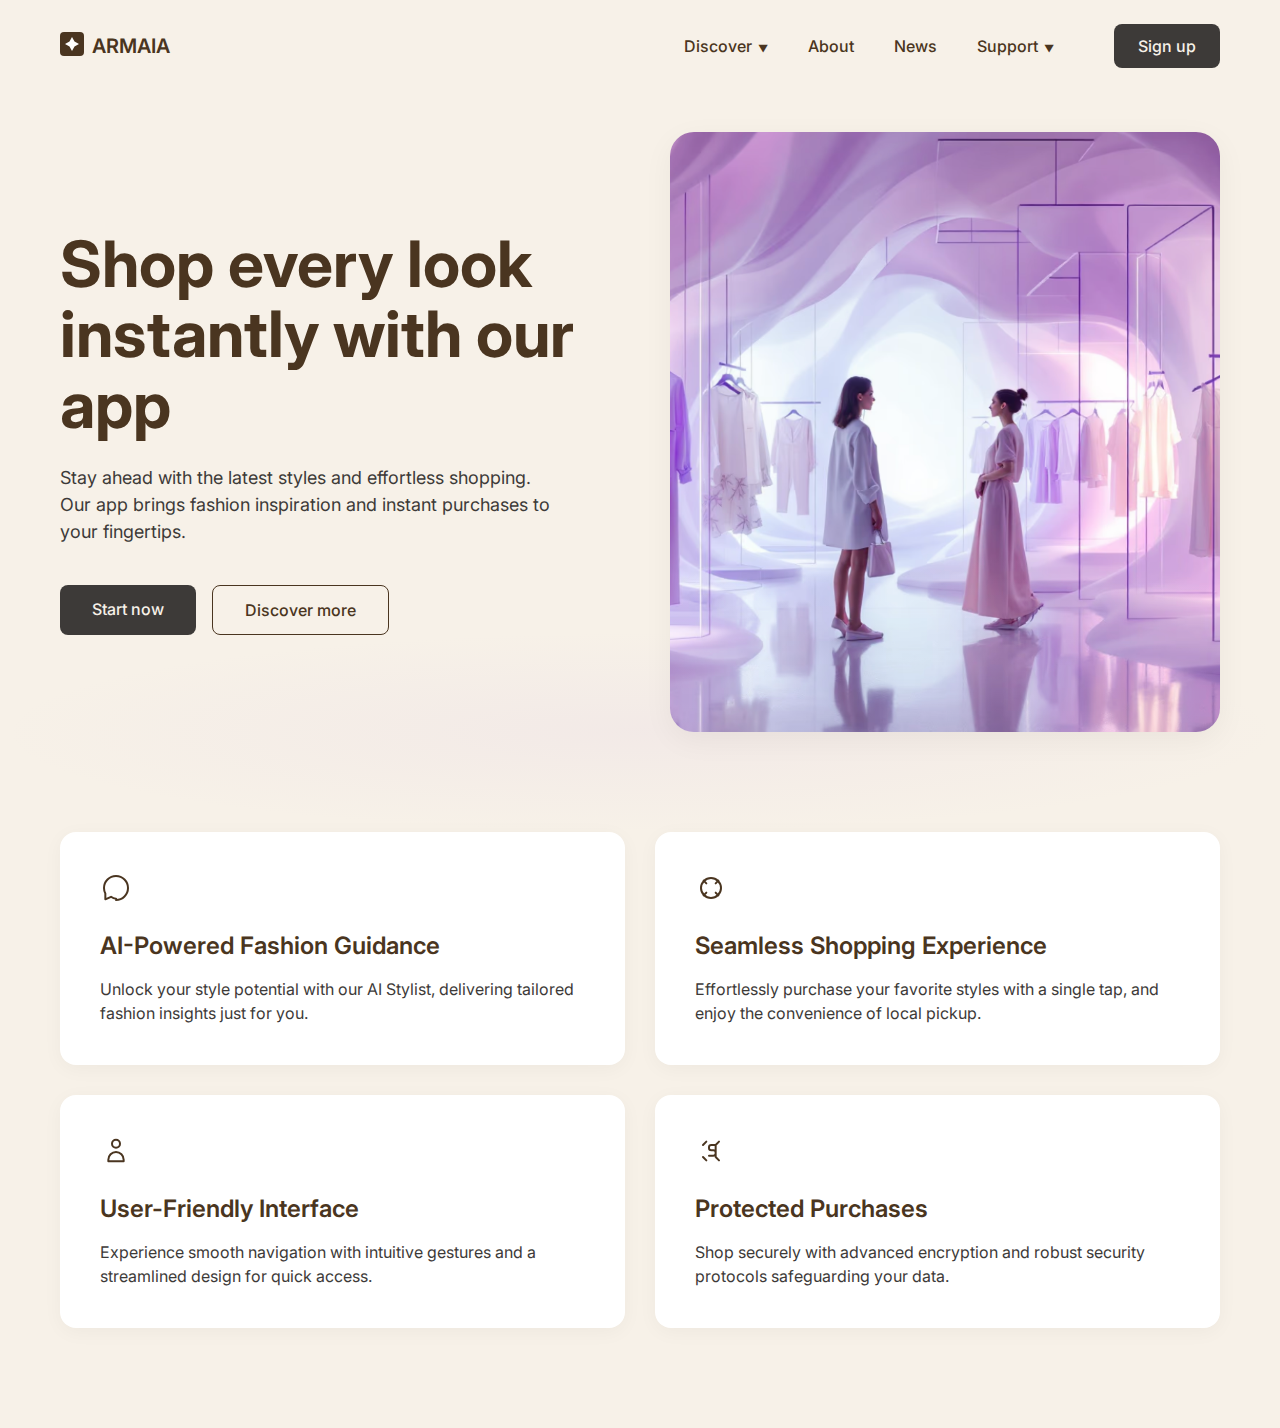
<file: index.html>
<!DOCTYPE html>
<html lang="en">
<head>
    <meta charset="UTF-8">
    <meta name="viewport" content="width=device-width, initial-scale=1.0">
    <title>ARMAIA - Shop every look instantly with our app</title>
    <link rel="icon" href="images/favicon.svg" type="image/svg+xml">
    <link rel="stylesheet" href="styles.css">
    <link rel="preconnect" href="https://fonts.googleapis.com">
    <link rel="preconnect" href="https://fonts.gstatic.com" crossorigin>
    <link href="https://fonts.googleapis.com/css2?family=Inter:wght@400;500;600;700&display=swap" rel="stylesheet">
</head>
<body>
    <header>
        <div class="logo-container">
            <div class="logo-icon">
                <svg width="24" height="24" viewBox="0 0 24 24" fill="none" xmlns="http://www.w3.org/2000/svg">
                    <rect width="24" height="24" rx="4" fill="#4A3520"/>
                    <path d="M12 5L14.5 9.5L19 12L14.5 14.5L12 19L9.5 14.5L5 12L9.5 9.5L12 5Z" fill="white"/>
                </svg>
            </div>
            <div class="logo-text">ARMAIA</div>
        </div>
        <nav>
            <ul>
                <li class="dropdown">
                    <a href="#" class="dropdown-toggle">Discover <span class="dropdown-arrow">▼</span></a>
                    <div class="dropdown-menu">
                        <a href="for-you.html" class="dropdown-item">For You</a>
                        <a href="ai-stylist.html" class="dropdown-item">AI Stylist</a>
                    </div>
                </li>
                <li><a href="#">About</a></li>
                <li><a href="#">News</a></li>
                <li class="dropdown">
                    <a href="#" class="dropdown-toggle">Support <span class="dropdown-arrow">▼</span></a>
                </li>
            </ul>
        </nav>
        <div class="signup-container">
            <a href="#" class="signup-button">Sign up</a>
        </div>
    </header>

    <main>
        <section class="hero">
            <div class="hero-text">
                <h1>Shop every look instantly with our app</h1>
                <p>Stay ahead with the latest styles and effortless shopping. Our app brings fashion inspiration and instant purchases to your fingertips.</p>
                <div class="hero-buttons">
                    <a href="for-you.html" class="btn btn-primary">Start now</a>
                    <a href="#features" class="btn btn-secondary">Discover more</a>
                </div>
            </div>
            <div class="hero-image">
                <!-- Hero image will be added via CSS background -->
            </div>
        </section>

        <section class="features" id="features">
            <div class="features-grid">
                <div class="feature-card">
                    <div class="feature-icon">
                        <svg width="24" height="24" viewBox="0 0 24 24" fill="none" xmlns="http://www.w3.org/2000/svg">
                            <path d="M12 21C16.9706 21 21 16.9706 21 12C21 7.02944 16.9706 3 12 3C7.02944 3 3 7.02944 3 12C3 13.4876 3.36 14.891 4 16.1272V20.5L8.26 18.62C9.4 19.5 10.646 20 12 20" stroke="#4A3520" stroke-width="1.5" stroke-linecap="round" stroke-linejoin="round"/>
                        </svg>
                    </div>
                    <h2>AI-Powered Fashion Guidance</h2>
                    <p>Unlock your style potential with our AI Stylist, delivering tailored fashion insights just for you.</p>
                </div>
                <div class="feature-card">
                    <div class="feature-icon">
                        <svg width="24" height="24" viewBox="0 0 24 24" fill="none" xmlns="http://www.w3.org/2000/svg">
                            <path d="M19.5 12C19.5 16.1421 16.1421 19.5 12 19.5C7.85786 19.5 4.5 16.1421 4.5 12C4.5 7.85786 7.85786 4.5 12 4.5C16.1421 4.5 19.5 7.85786 19.5 12Z" stroke="#4A3520" stroke-width="1.5" stroke-linecap="round" stroke-linejoin="round"/>
                            <path d="M8.5 15.5L6.5 17.5" stroke="#4A3520" stroke-width="1.5" stroke-linecap="round" stroke-linejoin="round"/>
                            <path d="M15.5 15.5L17.5 17.5" stroke="#4A3520" stroke-width="1.5" stroke-linecap="round" stroke-linejoin="round"/>
                            <path d="M8.5 8.5L6.5 6.5" stroke="#4A3520" stroke-width="1.5" stroke-linecap="round" stroke-linejoin="round"/>
                            <path d="M15.5 8.5L17.5 6.5" stroke="#4A3520" stroke-width="1.5" stroke-linecap="round" stroke-linejoin="round"/>
                        </svg>
                    </div>
                    <h2>Seamless Shopping Experience</h2>
                    <p>Effortlessly purchase your favorite styles with a single tap, and enjoy the convenience of local pickup.</p>
                </div>
                <div class="feature-card">
                    <div class="feature-icon">
                        <svg width="24" height="24" viewBox="0 0 24 24" fill="none" xmlns="http://www.w3.org/2000/svg">
                            <path d="M12 12.75C8.83 12.75 6.25 15.33 6.25 18.5V19.75H17.75V18.5C17.75 15.33 15.17 12.75 12 12.75Z" stroke="#4A3520" stroke-width="1.5" stroke-linecap="round" stroke-linejoin="round"/>
                            <path d="M12 9.5C13.6569 9.5 15 8.15685 15 6.5C15 4.84315 13.6569 3.5 12 3.5C10.3431 3.5 9 4.84315 9 6.5C9 8.15685 10.3431 9.5 12 9.5Z" stroke="#4A3520" stroke-width="1.5" stroke-linecap="round" stroke-linejoin="round"/>
                        </svg>
                    </div>
                    <h2>User-Friendly Interface</h2>
                    <p>Experience smooth navigation with intuitive gestures and a streamlined design for quick access.</p>
                </div>
                <div class="feature-card">
                    <div class="feature-icon">
                        <svg width="24" height="24" viewBox="0 0 24 24" fill="none" xmlns="http://www.w3.org/2000/svg">
                            <path d="M15.5 7.5V16.5M15.5 7.5H12.25C11.2835 7.5 10.5 8.2835 10.5 9.25V9.75C10.5 10.7165 11.2835 11.5 12.25 11.5H13.75C14.7165 11.5 15.5 12.2835 15.5 13.25V13.75C15.5 14.7165 14.7165 15.5 13.75 15.5H10.5M15.5 7.5L18 5M15.5 16.5L18 19M8.5 5L6 7.5M8.5 19L6 16.5" stroke="#4A3520" stroke-width="1.5" stroke-linecap="round" stroke-linejoin="round"/>
                        </svg>
                    </div>
                    <h2>Protected Purchases</h2>
                    <p>Shop securely with advanced encryption and robust security protocols safeguarding your data.</p>
                </div>
            </div>
        </section>
    </main>

    <script>
        // JavaScript to toggle dropdown menu
        document.addEventListener('DOMContentLoaded', function() {
            const dropdownToggles = document.querySelectorAll('.dropdown-toggle');
            
            dropdownToggles.forEach(toggle => {
                toggle.addEventListener('click', function(e) {
                    e.preventDefault();
                    const parent = this.parentElement;
                    const menu = parent.querySelector('.dropdown-menu');
                    
                    // Close all other open dropdowns
                    document.querySelectorAll('.dropdown-menu.active').forEach(openMenu => {
                        if (openMenu !== menu) {
                            openMenu.classList.remove('active');
                        }
                    });
                    
                    // Toggle the current dropdown
                    if (menu) {
                        menu.classList.toggle('active');
                    }
                });
            });
            
            // Close dropdowns when clicking outside
            document.addEventListener('click', function(e) {
                if (!e.target.closest('.dropdown')) {
                    document.querySelectorAll('.dropdown-menu.active').forEach(menu => {
                        menu.classList.remove('active');
                    });
                }
            });

            // Handle "Start Now" button click - redirect to For You page
            const startNowButtons = document.querySelectorAll('.btn-primary');
            startNowButtons.forEach(button => {
                button.addEventListener('click', function(e) {
                    e.preventDefault();
                    window.location.href = 'for-you.html';
                });
            });

            // Handle "Discover More" button click - smooth scroll to features section
            const discoverMoreButton = document.querySelector('.btn-secondary');
            if (discoverMoreButton) {
                discoverMoreButton.addEventListener('click', function(e) {
                    e.preventDefault();
                    const featuresSection = document.querySelector('.features');
                    if (featuresSection) {
                        featuresSection.scrollIntoView({
                            behavior: 'smooth',
                            block: 'start'
                        });
                    }
                });
            }
        });
    </script>
</body>
</html>
</file>
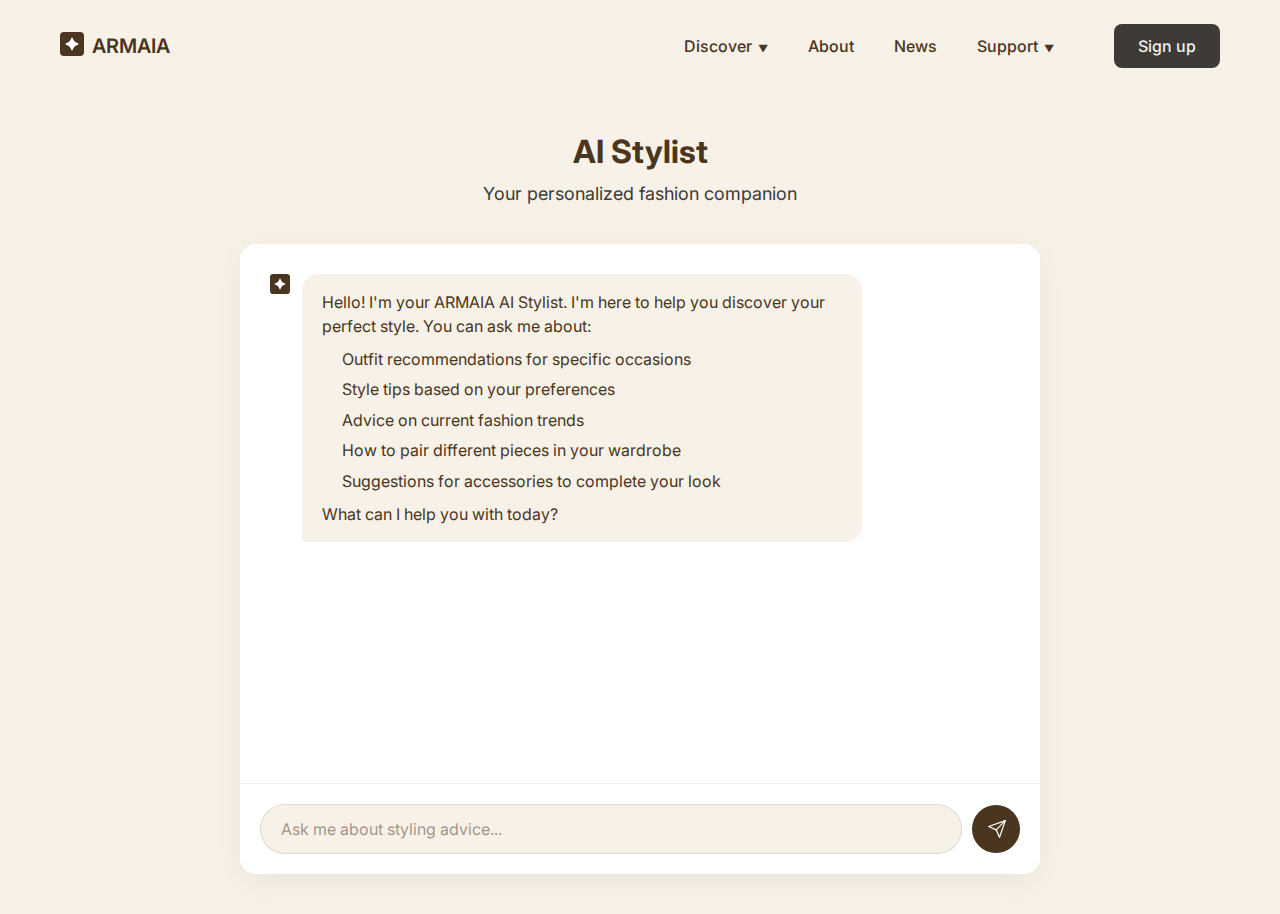
<file: ai-stylist.html>
<!DOCTYPE html>
<html lang="en">
<head>
    <meta charset="UTF-8">
    <meta name="viewport" content="width=device-width, initial-scale=1.0">
    <title>ARMAIA - AI Stylist</title>
    <link rel="icon" href="images/favicon.svg" type="image/svg+xml">
    <link rel="stylesheet" href="styles.css">
    <link rel="stylesheet" href="ai-stylist.css">
    <link rel="preconnect" href="https://fonts.googleapis.com">
    <link rel="preconnect" href="https://fonts.gstatic.com" crossorigin>
    <link href="https://fonts.googleapis.com/css2?family=Inter:wght@400;500;600;700&display=swap" rel="stylesheet">
    <style>
        /* Product display in chat messages */
        .product-recommendation {
            display: flex;
            flex-direction: column;
            gap: 12px;
            margin-top: 12px;
            width: 100%;
        }

        .product-card-chat {
            display: flex;
            background: white;
            border-radius: 12px;
            box-shadow: 0 4px 12px rgba(0, 0, 0, 0.05);
            overflow: hidden;
            cursor: pointer;
            transition: transform 0.2s ease, box-shadow 0.2s ease;
        }

        .product-card-chat:hover {
            transform: translateY(-2px);
            box-shadow: 0 6px 16px rgba(0, 0, 0, 0.08);
        }

        .product-card-chat img {
            width: 80px;
            height: 80px;
            object-fit: cover;
        }

        .product-card-chat-info {
            padding: 12px;
            flex: 1;
        }

        .product-card-chat-name {
            font-weight: 600;
            color: #4A3520;
            margin: 0 0 4px 0;
            font-size: 14px;
        }

        .product-card-chat-price {
            color: #4A3520;
            font-weight: 500;
            font-size: 14px;
        }
        
        /* Mobile styling for product cards in chat */
        @media (max-width: 576px) {
            .product-card-chat img {
                width: 70px;
                height: 70px;
            }
            
            .product-card-chat-info {
                padding: 10px;
            }
            
            .product-card-chat-name {
                font-size: 13px;
            }
            
            .product-card-chat-price {
                font-size: 13px;
            }
            
            .message-content {
                width: 100%;
            }
        }
    </style>
</head>
<body>
    <header>
        <div class="logo-container">
            <div class="logo-icon">
                <svg width="24" height="24" viewBox="0 0 24 24" fill="none" xmlns="http://www.w3.org/2000/svg">
                    <rect width="24" height="24" rx="4" fill="#4A3520"/>
                    <path d="M12 5L14.5 9.5L19 12L14.5 14.5L12 19L9.5 14.5L5 12L9.5 9.5L12 5Z" fill="white"/>
                </svg>
            </div>
            <div class="logo-text">ARMAIA</div>
        </div>
        <nav>
            <ul>
                <li class="dropdown">
                    <a href="#" class="dropdown-toggle">Discover <span class="dropdown-arrow">▼</span></a>
                    <div class="dropdown-menu">
                        <a href="for-you.html" class="dropdown-item">For You</a>
                        <a href="ai-stylist.html" class="dropdown-item active">AI Stylist</a>
                    </div>
                </li>
                <li><a href="#">About</a></li>
                <li><a href="#">News</a></li>
                <li class="dropdown">
                    <a href="#" class="dropdown-toggle">Support <span class="dropdown-arrow">▼</span></a>
                </li>
            </ul>
        </nav>
        <div class="signup-container">
            <a href="#" class="signup-button">Sign up</a>
        </div>
    </header>

    <main class="ai-stylist-page">
        <div class="page-header">
            <h1 class="page-title">AI Stylist</h1>
            <p class="page-subtitle">Your personalized fashion companion</p>
        </div>
        
        <div class="chat-container">
            <div class="chat-window" id="chat-window">
                <div class="chat-message ai-message">
                    <div class="message-avatar">
                        <svg width="20" height="20" viewBox="0 0 24 24" fill="none" xmlns="http://www.w3.org/2000/svg">
                            <rect width="24" height="24" rx="4" fill="#4A3520"/>
                            <path d="M12 5L14.5 9.5L19 12L14.5 14.5L12 19L9.5 14.5L5 12L9.5 9.5L12 5Z" fill="white"/>
                        </svg>
                    </div>
                    <div class="message-content">
                        <p>Hello! I'm your ARMAIA AI Stylist. I'm here to help you discover your perfect style. You can ask me about:</p>
                        <ul>
                            <li>Outfit recommendations for specific occasions</li>
                            <li>Style tips based on your preferences</li>
                            <li>Advice on current fashion trends</li>
                            <li>How to pair different pieces in your wardrobe</li>
                            <li>Suggestions for accessories to complete your look</li>
                        </ul>
                        <p>What can I help you with today?</p>
                    </div>
                </div>
                
                <!-- Messages will be added here dynamically -->
            </div>
            
            <div class="chat-input-container">
                <form id="chat-form">
                    <input 
                        type="text" 
                        id="chat-input" 
                        placeholder="Ask me about styling advice..." 
                        autocomplete="off"
                    >
                    <button type="submit" id="send-button">
                        <svg width="20" height="20" viewBox="0 0 24 24" fill="none" xmlns="http://www.w3.org/2000/svg">
                            <path d="M22 2L11 13" stroke="#FFFFFF" stroke-width="1.5" stroke-linecap="round" stroke-linejoin="round"/>
                            <path d="M22 2L15 22L11 13L2 9L22 2Z" stroke="#FFFFFF" stroke-width="1.5" stroke-linecap="round" stroke-linejoin="round"/>
                        </svg>
                    </button>
                </form>
            </div>
        </div>
    </main>

    <script>
        // JavaScript to toggle dropdown menu
        document.addEventListener('DOMContentLoaded', function() {
            const dropdownToggles = document.querySelectorAll('.dropdown-toggle');
            
            dropdownToggles.forEach(toggle => {
                toggle.addEventListener('click', function(e) {
                    e.preventDefault();
                    const parent = this.parentElement;
                    const menu = parent.querySelector('.dropdown-menu');
                    
                    // Close all other open dropdowns
                    document.querySelectorAll('.dropdown-menu.active').forEach(openMenu => {
                        if (openMenu !== menu) {
                            openMenu.classList.remove('active');
                        }
                    });
                    
                    // Toggle the current dropdown
                    if (menu) {
                        menu.classList.toggle('active');
                    }
                });
            });
            
            // Close dropdowns when clicking outside
            document.addEventListener('click', function(e) {
                if (!e.target.closest('.dropdown')) {
                    document.querySelectorAll('.dropdown-menu.active').forEach(menu => {
                        menu.classList.remove('active');
                    });
                }
            });

            // Chat functionality
            const chatForm = document.getElementById('chat-form');
            const chatInput = document.getElementById('chat-input');
            const chatWindow = document.getElementById('chat-window');
            
            // Conversation state management
            let conversationState = {
                stage: "initial",
                context: {},
                history: []
            };
            
            // Add initial greeting message
            // This is already done in the HTML

            // Define contextual responses based on conversation state
            const responseLibrary = {
                // Outfit recommendation for specific occasions
                beachside_gathering: {
                    initial: "Sounds lovely! For a beachside gathering, I'd recommend focusing on breathable fabrics and elegant casual styles. Would you prefer trying something new, or would you like to stick closer to your usual style?",
                    style_preference_new: "Great! I love your openness to new styles. For a beachside gathering, I recommend a flowy linen midi dress in a soft neutral tone paired with leather sandals and a wide-brim hat. This creates an effortlessly elegant look while keeping you comfortable in the coastal environment. Would you like suggestions for accessories to complete this look?",
                    style_preference_usual: "I understand you prefer what works for you. For a beachside gathering, consider elevating your usual style with lightweight natural fabrics. Perhaps a refined version of your go-to silhouette in breathable linen or cotton, paired with elegant sandals and subtle accessories. Would you like more specific suggestions based on your typical preferences?",
                    accessories: "To complete your beachside look, I suggest delicate gold-toned jewelry that won't tarnish in salt water, a stylish wide-brim hat for sun protection, and a quality woven tote bag. These additions will enhance your outfit while maintaining the elegant, relaxed aesthetic perfect for coastal gatherings."
                },
                
                // Generic responses for various outfit occasions
                outfit_recommendation: {
                    initial: "I'd be happy to help with an outfit recommendation. Could you tell me what occasion you're dressing for?",
                    follow_up: "And would you prefer something that follows current trends or a more timeless look?",
                    style_question: "Would you describe your personal style as more classic, minimalist, bohemian, or something else?"
                },
                
                // Brand and style insights
                brand_review: {
                    initial: "I'd be happy to provide insights on specific brands. Which brand would you like me to review in terms of style, quality, and value?",
                    armaia_specific: "ARMAIA pieces feature exceptional craftsmanship with a focus on timeless design and sustainable practices. Each garment is created with premium materials that ensure longevity and comfort, justifying the investment in quality over fast fashion alternatives."
                }
            };
            
            // Pattern matching for user inputs
            function analyzeUserInput(input) {
                input = input.toLowerCase();
                
                // Check for outfit request phrase
                if (input.includes("yes, give me a complete outfit") || 
                    input.includes("give me a complete outfit") || 
                    input.includes("complete outfit")) {
                    return {
                        intent: "outfit_request",
                        specific: "complete_outfit"
                    };
                }
                
                // Detect outfit recommendation requests
                if (input.includes("outfit") || input.includes("wear") || input.includes("dress")) {
                    // Detect specific occasions
                    if (input.includes("beach") || input.includes("coastal") || input.includes("seaside") || input.includes("beachside")) {
                        return {
                            intent: "outfit_recommendation",
                            occasion: "beachside_gathering"
                        };
                    }
                    
                    if (input.includes("wedding") || input.includes("ceremony")) {
                        return {
                            intent: "outfit_recommendation",
                            occasion: "wedding"
                        };
                    }
                    
                    if (input.includes("office") || input.includes("work") || input.includes("professional")) {
                        return {
                            intent: "outfit_recommendation",
                            occasion: "work"
                        };
                    }
                    
                    if (input.includes("date") || input.includes("dinner")) {
                        return {
                            intent: "outfit_recommendation",
                            occasion: "date_night"
                        };
                    }
                    
                    // Generic outfit recommendation
                    return {
                        intent: "outfit_recommendation",
                        occasion: "general"
                    };
                }
                
                // Detect style preference responses
                if (input.includes("new") || input.includes("different") || input.includes("try")) {
                    return {
                        intent: "style_preference",
                        preference: "new"
                    };
                }
                
                if (input.includes("usual") || input.includes("same") || input.includes("comfortable") || input.includes("stick")) {
                    return {
                        intent: "style_preference",
                        preference: "usual"
                    };
                }
                
                // Detect accessory interest
                if (input.includes("yes") && (
                    input.includes("accessory") || input.includes("accessories") || 
                    input.includes("complete") || input.includes("suggestion")
                )) {
                    return {
                        intent: "accessories",
                        interest: "yes"
                    };
                }
                
                if (input.includes("no") && (
                    input.includes("accessory") || input.includes("accessories") || 
                    input.includes("complete") || input.includes("suggestion")
                )) {
                    return {
                        intent: "accessories",
                        interest: "no"
                    };
                }
                
                // Default response for unrecognized inputs
                return {
                    intent: "unknown"
                };
            }
            
            // Generate appropriate response based on conversation state and user input
            function generateResponse(userInput) {
                // Analyze user input
                const analysis = analyzeUserInput(userInput);
                
                // Handle specific outfit request
                if (analysis.intent === "outfit_request" && analysis.specific === "complete_outfit") {
                    // Return a special response that will be handled differently to display products
                    return {
                        type: "product_recommendation",
                        message: "Here's a complete outfit I recommend:",
                        products: [
                            {
                                name: "White Fluffy Cotton Jacket",
                                price: "$129.99",
                                image: "images/product-1.jpg",
                                videoIndex: 0,
                                productIndex: 0
                            },
                            {
                                name: "Slim-Fit Grey Jeans",
                                price: "$49.99",
                                image: "images/product-2.jpg",
                                videoIndex: 0,
                                productIndex: 1
                            },
                            {
                                name: "Golden Goose Superstar Sneakers",
                                price: "$495.00",
                                image: "images/product-3.jpg",
                                videoIndex: 0,
                                productIndex: 2
                            }
                        ]
                    };
                }
                
                // Update conversation state based on analysis
                if (analysis.intent === "outfit_recommendation") {
                    conversationState.stage = "outfit_recommendation";
                    conversationState.context.occasion = analysis.occasion;
                    
                    // Return appropriate response for the occasion
                    if (analysis.occasion === "beachside_gathering") {
                        return responseLibrary.beachside_gathering.initial;
                    } else {
                        return responseLibrary.outfit_recommendation.initial;
                    }
                }
                
                // Handle style preference responses
                if (analysis.intent === "style_preference") {
                    // Check if we're in the outfit recommendation flow
                    if (conversationState.stage === "outfit_recommendation") {
                        conversationState.stage = "style_preference";
                        conversationState.context.preference = analysis.preference;
                        
                        // Return response based on occasion and preference
                        if (conversationState.context.occasion === "beachside_gathering") {
                            if (analysis.preference === "new") {
                                return responseLibrary.beachside_gathering.style_preference_new;
                            } else {
                                return responseLibrary.beachside_gathering.style_preference_usual;
                            }
                        }
                    }
                }
                
                // Handle accessory interest
                if (analysis.intent === "accessories") {
                    conversationState.stage = "accessories";
                    
                    // Check if we're in the beachside gathering flow
                    if (conversationState.context.occasion === "beachside_gathering") {
                        return responseLibrary.beachside_gathering.accessories;
                    }
                }
                
                // If user input doesn't match any patterns, provide a fallback response
                if (conversationState.stage === "outfit_recommendation" && conversationState.context.occasion) {
                    // Assume they're asking for style preference in this case
                    return "Would you prefer trying something new for this occasion, or would you like recommendations that align with your usual style?";
                }
                
                // Default fallback response
                return "I'd be happy to help with that. Could you provide a bit more detail about what you're looking for?";
            }
            
            chatForm.addEventListener('submit', function(e) {
                e.preventDefault();
                
                const message = chatInput.value.trim();
                if (message === '') return;
                
                // Add user message
                addMessage(message, 'user');
                chatInput.value = '';
                
                // Scroll to bottom
                chatWindow.scrollTop = chatWindow.scrollHeight;
                
                // Generate contextual response
                const response = generateResponse(message);
                
                // Simulate AI thinking
                setTimeout(() => {
                    // Show typing indicator
                    addTypingIndicator();
                    
                    // Scroll to show typing indicator
                    chatWindow.scrollTop = chatWindow.scrollHeight;
                    
                    // Simulate AI response delay
                    setTimeout(() => {
                        // Remove typing indicator
                        removeTypingIndicator();
                        
                        // Check if response is a product recommendation
                        if (typeof response === 'object' && response.type === 'product_recommendation') {
                            addProductRecommendation(response);
                        } else {
                            // Add regular AI response
                            addMessage(response, 'ai');
                        }
                        
                        // Scroll to bottom again after adding the message
                        chatWindow.scrollTop = chatWindow.scrollHeight;
                    }, 1500);
                }, 500);
            });
            
            function addMessage(text, sender) {
                const messageDiv = document.createElement('div');
                messageDiv.className = `chat-message ${sender}-message`;
                
                if (sender === 'ai') {
                    messageDiv.innerHTML = `
                        <div class="message-avatar">
                            <svg width="20" height="20" viewBox="0 0 24 24" fill="none" xmlns="http://www.w3.org/2000/svg">
                                <rect width="24" height="24" rx="4" fill="#4A3520"/>
                                <path d="M12 5L14.5 9.5L19 12L14.5 14.5L12 19L9.5 14.5L5 12L9.5 9.5L12 5Z" fill="white"/>
                            </svg>
                        </div>
                        <div class="message-content">
                            <p>${text}</p>
                        </div>
                    `;
                } else {
                    messageDiv.innerHTML = `
                        <div class="message-content">
                            <p>${text}</p>
                        </div>
                    `;
                }
                
                // Add animation class for fade-in effect
                messageDiv.classList.add('message-appear');
                
                chatWindow.appendChild(messageDiv);
            }
            
            function addProductRecommendation(recommendationData) {
                const messageDiv = document.createElement('div');
                messageDiv.className = 'chat-message ai-message message-appear';
                
                let productsHTML = '';
                recommendationData.products.forEach(product => {
                    productsHTML += `
                        <div class="product-card-chat" data-video-index="${product.videoIndex}" data-product-index="${product.productIndex}">
                            <img src="${product.image}" alt="${product.name}">
                            <div class="product-card-chat-info">
                                <h4 class="product-card-chat-name">${product.name}</h4>
                                <div class="product-card-chat-price">${product.price}</div>
                            </div>
                        </div>
                    `;
                });
                
                messageDiv.innerHTML = `
                    <div class="message-avatar">
                        <svg width="20" height="20" viewBox="0 0 24 24" fill="none" xmlns="http://www.w3.org/2000/svg">
                            <rect width="24" height="24" rx="4" fill="#4A3520"/>
                            <path d="M12 5L14.5 9.5L19 12L14.5 14.5L12 19L9.5 14.5L5 12L9.5 9.5L12 5Z" fill="white"/>
                        </svg>
                    </div>
                    <div class="message-content">
                        <p>${recommendationData.message}</p>
                        <div class="product-recommendation">
                            ${productsHTML}
                        </div>
                    </div>
                `;
                
                chatWindow.appendChild(messageDiv);
                
                // Add click event listeners to the product cards
                const productCards = messageDiv.querySelectorAll('.product-card-chat');
                productCards.forEach(card => {
                    card.addEventListener('click', function() {
                        const videoIndex = parseInt(this.dataset.videoIndex);
                        const productIndex = parseInt(this.dataset.productIndex);
                        
                        const scrollY = window.scrollY || window.pageYOffset;
                        
                        // Get the product data from the for-you.js getVideoProducts function
                        const product = getProductFromForYou(videoIndex, productIndex);
                        
                        // Show product modal
                        showProductModal(product, scrollY);
                    });
                });
            }
            
            // Function to get product data from for-you.js
            function getProductFromForYou(videoIndex, productIndex) {
                // Define products for each video (copied from for-you.js)
                const productsForVideos = [
                    // Video 1 products
                    [
                        {
                            name: "White Fluffy Cotton Jacket",
                            price: "$129.99",
                            description: "Luxurious white fluffy cotton jacket with a cozy textured finish. Features a relaxed silhouette, convenient front pockets, and premium quality cotton blend for both comfort and style. A perfect statement piece for your winter and spring wardrobe.",
                            image: "images/product-1.jpg",
                            hasImage: true,
                            productUrl: "https://www.zara.com/us/en/faux-fur-jacket-zw-collection-p04360246.html?v1=423952311&utm_source=google&utm_medium=cpc&gad_source=1&gad_campaignid=21616137796&gbraid=0AAAAADqbk7ZNs7fVZ-i0TRcnUsR_g9DVs&gclid=CjwKCAjw24vBBhABEiwANFG7yz6spdbWO9OPWIUeddzrhH-7a_Xy63w3rv_cEGeR_l57rGUUpCRNRBoCm7IQAvD_BwE"
                        },
                        {
                            name: "Slim-Fit Grey Jeans",
                            price: "$49.99",
                            description: "Versatile slim-fit grey jeans with stretch for exceptional comfort. Perfect for casual outings or dressed up with a blazer for a smart-casual look.",
                            image: "images/product-2.jpg",
                            hasImage: true,
                            productUrl: "https://www2.hm.com/en_us/productpage.1263923003.html"
                        },
                        {
                            name: "Golden Goose Superstar Sneakers",
                            price: "$495.00",
                            description: "Iconic Golden Goose Superstar sneakers featuring the signature distressed finish and star detail. Handcrafted in Italy with premium leather, these shoes offer both comfort and distinctive style for casual luxury.",
                            image: "images/product-3.jpg",
                            hasImage: true,
                            productUrl: "https://www.goldengoose.com/us/en/superstar-sneakers-in-leather-with-suede-star-GWF00102.F002143.80203.html"
                        }
                    ],
                    // Video 2 products - others omitted for brevity
                ];
                
                return productsForVideos[videoIndex][productIndex];
            }
            
            // Copy of showProductModal function from for-you.js
            function showProductModal(product, scrollY) {
                console.log("Showing product modal for:", product.name);
                
                try {
                    // Use passed scrollY or get current scroll position
                    const currentScrollY = scrollY !== undefined ? scrollY : (window.scrollY || window.pageYOffset);
                    
                    // Check if modal already exists
                    let modal = document.getElementById('product-modal');
                    
                    // Create modal if it doesn't exist
                    if (!modal) {
                        modal = document.createElement('div');
                        modal.id = 'product-modal';
                        modal.className = 'product-modal';
                        document.body.appendChild(modal);
                        console.log("Created new product modal");
                    } else {
                        console.log("Using existing product modal");
                    }
                    
                    // Prepare the image HTML based on whether the product has an image
                    let imageHtml = '';
                    if (product.hasImage) {
                        imageHtml = `<img src="${product.image}" alt="${product.name}" class="product-image-content">`;
                    } else {
                        imageHtml = `<div class="product-placeholder">Product image not available</div>`;
                    }
                    
                    // Set modal content
                    modal.innerHTML = `
                        <div class="modal-content">
                            <div class="modal-header">
                                <h3>${product.name}</h3>
                                <button class="close-modal">&times;</button>
                            </div>
                            <div class="modal-body">
                                <div class="product-image">
                                    ${imageHtml}
                                </div>
                                <div class="product-details">
                                    <div class="product-price">${product.price}</div>
                                    <p class="product-description">${product.description}</p>
                                    <div class="product-options">
                                        <div class="size-selector">
                                            <label>Size:</label>
                                            <div class="size-options">
                                                <button class="size-option">S</button>
                                                <button class="size-option">M</button>
                                                <button class="size-option">L</button>
                                                <button class="size-option">XL</button>
                                            </div>
                                        </div>
                                        <div class="quantity-selector">
                                            <label>Quantity:</label>
                                            <div class="quantity-controls">
                                                <button class="quantity-decrease">-</button>
                                                <span class="quantity-value">1</span>
                                                <button class="quantity-increase">+</button>
                                            </div>
                                        </div>
                                    </div>
                                    <button class="buy-now-btn">Buy Now</button>
                                    <button class="find-availability-btn">Find Nearby Availability</button>
                                </div>
                            </div>
                        </div>
                        <div class="availability-overlay">
                            <div class="availability-container">
                                <div class="availability-header">
                                    <h3>Nearby Store Availability</h3>
                                    <button class="close-availability">&times;</button>
                                </div>
                                <div class="availability-content">
                                    <div class="store-list">
                                        <!-- Store availability will be populated here -->
                                    </div>
                                </div>
                            </div>
                        </div>
                    `;
                    
                    // Ensure the modal is correctly positioned in the viewport
                    modal.style.top = "0";
                    modal.style.left = "0";
                    
                    // Prevent body scroll and store the current position
                    document.body.style.overflow = 'hidden';
                    document.body.style.position = 'fixed';
                    document.body.style.top = `-${currentScrollY}px`;
                    document.body.style.width = '100%';
                    
                    // Show modal - ensure it's visible
                    modal.style.display = 'flex';
                    
                    // Force a reflow before adding the active class for better animation
                    void modal.offsetWidth;
                    
                    modal.classList.add('active');
                    console.log("Modal activated");
                    
                    // Store availability data - normally this would come from an API
                    const storeAvailabilityData = [
                        {
                            name: "Mall of the Emirates",
                            distance: "5.2 km",
                            address: "Sheikh Zayed Road, Al Barsha, Dubai, UAE",
                            availability: {
                                "S": "in_stock",
                                "M": "in_stock",
                                "L": "limited",
                                "XL": "out_of_stock"
                            }
                        },
                        {
                            name: "Dubai Mall",
                            distance: "12.7 km",
                            address: "Financial Centre Road, Downtown Dubai, UAE",
                            availability: {
                                "S": "limited",
                                "M": "in_stock",
                                "L": "in_stock",
                                "XL": "in_stock"
                            }
                        },
                        {
                            name: "City Centre Mirdif",
                            distance: "18.3 km",
                            address: "Sheikh Mohammed Bin Zayed Road, Mirdif, Dubai, UAE",
                            availability: {
                                "S": "out_of_stock",
                                "M": "limited",
                                "L": "out_of_stock",
                                "XL": "limited"
                            }
                        },
                        {
                            name: "Dubai Festival City Mall",
                            distance: "15.8 km",
                            address: "Dubai Festival City, Ras Al Khor, Dubai, UAE",
                            availability: {
                                "S": "in_stock",
                                "M": "out_of_stock",
                                "L": "in_stock",
                                "XL": "out_of_stock"
                            }
                        }
                    ];
                    
                    // Function to update the store list based on selected size
                    function updateStoreAvailability(size) {
                        const storeList = modal.querySelector('.store-list');
                        storeList.innerHTML = '';
                        
                        storeAvailabilityData.forEach(store => {
                            const availabilityStatus = store.availability[size];
                            let statusClass = '';
                            let statusText = '';
                            
                            switch(availabilityStatus) {
                                case 'in_stock':
                                    statusClass = 'status-available';
                                    statusText = 'In Stock';
                                    break;
                                case 'limited':
                                    statusClass = 'status-limited';
                                    statusText = 'Limited Stock';
                                    break;
                                case 'out_of_stock':
                                    statusClass = 'status-unavailable';
                                    statusText = 'Unavailable';
                                    break;
                                default:
                                    statusClass = 'status-unavailable';
                                    statusText = 'Unavailable';
                            }
                            
                            storeList.innerHTML += `
                                <div class="store-item">
                                    <div class="store-details">
                                        <h4 class="store-name">${store.name}</h4>
                                        <p class="store-distance">${store.distance}</p>
                                        <p class="store-address">${store.address}</p>
                                    </div>
                                    <div class="store-availability ${statusClass}">
                                        <span class="availability-indicator"></span>
                                        <span class="availability-text">Size ${size}: ${statusText}</span>
                                    </div>
                                </div>
                            `;
                        });
                    }
                    
                    // Close modal when clicking the close button
                    modal.querySelector('.close-modal').addEventListener('click', function() {
                        console.log("Close modal clicked");
                        modal.classList.remove('active');
                        
                        // Reset body position after animation completes
                        setTimeout(() => {
                            document.body.style.overflow = '';
                            document.body.style.position = '';
                            document.body.style.top = '';
                            document.body.style.width = '';
                            
                            // Restore scroll position
                            window.scrollTo(0, currentScrollY);
                        }, 400); // Match the CSS transition duration
                    });
                    
                    // Close modal when clicking outside the content
                    modal.addEventListener('click', function(e) {
                        if (e.target === modal) {
                            console.log("Clicked outside modal, closing");
                            modal.classList.remove('active');
                            
                            // Reset body position after animation completes
                            setTimeout(() => {
                                document.body.style.overflow = '';
                                document.body.style.position = '';
                                document.body.style.top = '';
                                document.body.style.width = '';
                                
                                // Restore scroll position
                                window.scrollTo(0, currentScrollY);
                            }, 400); // Match the CSS transition duration
                        }
                    });
                    
                    // Handle Find Nearby Availability button
                    modal.querySelector('.find-availability-btn').addEventListener('click', function() {
                        const selectedSize = modal.querySelector('.size-option.active')?.textContent || 'M';
                        updateStoreAvailability(selectedSize);
                        modal.querySelector('.availability-overlay').classList.add('active');
                    });
                    
                    // Handle close availability overlay
                    modal.querySelector('.close-availability').addEventListener('click', function() {
                        modal.querySelector('.availability-overlay').classList.remove('active');
                    });
                    
                    // Close availability overlay when clicking outside the container
                    modal.querySelector('.availability-overlay').addEventListener('click', function(e) {
                        if (e.target === this) {
                            this.classList.remove('active');
                        }
                    });
                    
                    // Handle size selection
                    const sizeButtons = modal.querySelectorAll('.size-option');
                    sizeButtons.forEach(button => {
                        button.addEventListener('click', function() {
                            sizeButtons.forEach(btn => btn.classList.remove('active'));
                            this.classList.add('active');
                            
                            // If the availability overlay is open, update it with the new size
                            if (modal.querySelector('.availability-overlay').classList.contains('active')) {
                                updateStoreAvailability(this.textContent);
                            }
                        });
                    });
                    
                    // Handle quantity increase
                    modal.querySelector('.quantity-increase').addEventListener('click', function() {
                        const quantityValue = modal.querySelector('.quantity-value');
                        let quantity = parseInt(quantityValue.textContent);
                        quantity = Math.min(quantity + 1, 10); // Max 10 items
                        quantityValue.textContent = quantity;
                    });
                    
                    // Handle quantity decrease
                    modal.querySelector('.quantity-decrease').addEventListener('click', function() {
                        const quantityValue = modal.querySelector('.quantity-value');
                        let quantity = parseInt(quantityValue.textContent);
                        quantity = Math.max(quantity - 1, 1); // Min 1 item
                        quantityValue.textContent = quantity;
                    });
                    
                    // Handle Buy Now button
                    modal.querySelector('.buy-now-btn').addEventListener('click', function() {
                        const size = modal.querySelector('.size-option.active')?.textContent || 'M';
                        const quantity = modal.querySelector('.quantity-value').textContent;
                        
                        // Redirect to the product URL
                        if (product.productUrl) {
                            // Open in a new tab
                            window.open(product.productUrl, '_blank');
                        } else {
                            alert(`Proceeding to checkout with ${quantity} ${product.name} (Size: ${size})`);
                        }
                        
                        modal.classList.remove('active');
                        
                        // Reset body position
                        setTimeout(() => {
                            document.body.style.overflow = '';
                            document.body.style.position = '';
                            document.body.style.top = '';
                            document.body.style.width = '';
                            
                            // Restore scroll position
                            window.scrollTo(0, currentScrollY);
                        }, 400);
                    });
                    
                    // Set first size option as active by default
                    const firstSizeOption = modal.querySelector('.size-option');
                    if (firstSizeOption) {
                        firstSizeOption.classList.add('active');
                    }
                } catch (error) {
                    console.error("Error in showProductModal:", error);
                    // Make sure body scroll is restored if there's an error
                    document.body.style.overflow = '';
                    document.body.style.position = '';
                    document.body.style.top = '';
                    document.body.style.width = '';
                    
                    // Try to restore scroll position if we have it
                    if (scrollY !== undefined) {
                        window.scrollTo(0, scrollY);
                    }
                }
            }
            
            function addTypingIndicator() {
                const typingDiv = document.createElement('div');
                typingDiv.className = 'chat-message ai-message typing-indicator';
                typingDiv.innerHTML = `
                    <div class="message-avatar">
                        <svg width="20" height="20" viewBox="0 0 24 24" fill="none" xmlns="http://www.w3.org/2000/svg">
                            <rect width="24" height="24" rx="4" fill="#4A3520"/>
                            <path d="M12 5L14.5 9.5L19 12L14.5 14.5L12 19L9.5 14.5L5 12L9.5 9.5L12 5Z" fill="white"/>
                        </svg>
                    </div>
                    <div class="message-content">
                        <div class="typing-dots">
                            <span></span>
                            <span></span>
                            <span></span>
                        </div>
                    </div>
                `;
                
                chatWindow.appendChild(typingDiv);
            }
            
            function removeTypingIndicator() {
                const typingIndicator = document.querySelector('.typing-indicator');
                if (typingIndicator) {
                    typingIndicator.remove();
                }
            }
        });
    </script>
</body>
</html>
</file>
<file: styles.css>
/* Global Styles */
* {
    margin: 0;
    padding: 0;
    box-sizing: border-box;
}

body {
    font-family: 'Inter', sans-serif;
    background-color: #F7F1E8;
    color: #4A3520;
    overflow-x: hidden;
}

a {
    text-decoration: none;
    color: inherit;
}

ul {
    list-style: none;
}

/* Header Styles */
header {
    display: flex;
    justify-content: space-between;
    align-items: center;
    padding: 24px 60px;
    max-width: 1440px;
    margin: 0 auto;
}

.logo-container {
    display: flex;
    align-items: center;
    gap: 8px;
}

.logo-text {
    font-weight: 600;
    font-size: 20px;
    color: #4A3520;
}

nav {
    margin-left: auto;
}

nav ul {
    display: flex;
    gap: 40px;
    align-items: center;
}

nav ul li a {
    font-size: 16px;
    font-weight: 500;
    color: #4A3520;
    transition: all 0.2s ease;
    padding: 6px 0;
    position: relative;
}

nav ul li a:hover {
    opacity: 0.8;
}

.dropdown-arrow {
    font-size: 10px;
    vertical-align: middle;
    margin-left: 2px;
    display: inline-block;
}

.signup-container {
    margin-left: 60px;
}

.signup-button {
    background-color: #3D3A38;
    color: #F7F1E8;
    padding: 12px 24px;
    border-radius: 8px;
    font-weight: 500;
    font-size: 16px;
    transition: all 0.2s ease;
    display: inline-block;
}

.signup-button:hover {
    opacity: 0.9;
    transform: translateY(-1px);
    box-shadow: 0 2px 10px rgba(0, 0, 0, 0.1);
}

/* Hero Section */
.hero {
    display: flex;
    max-width: 1440px;
    margin: 40px auto 80px;
    padding: 0 60px;
    height: 600px;
    position: relative;
}

.hero::before {
    content: '';
    position: absolute;
    width: 100%;
    height: 200px;
    bottom: -100px;
    left: 0;
    background: radial-gradient(50% 50% at 50% 50%, rgba(202, 169, 221, 0.1) 0%, rgba(202, 169, 221, 0) 100%);
    z-index: -1;
}

.hero-text {
    flex: 1;
    padding-right: 40px;
    display: flex;
    flex-direction: column;
    justify-content: center;
}

.hero h1 {
    font-size: 64px;
    font-weight: 700;
    line-height: 1.1;
    margin-bottom: 24px;
    color: #4A3520;
}

.hero p {
    font-size: 18px;
    line-height: 1.5;
    color: #3D3A38;
    margin-bottom: 40px;
    max-width: 90%;
}

.hero-buttons {
    display: flex;
    gap: 16px;
}

.btn {
    padding: 14px 32px;
    font-size: 16px;
    font-weight: 500;
    border-radius: 8px;
    transition: all 0.2s ease;
    display: inline-block;
}

.btn-primary {
    background-color: #3D3A38;
    color: #F7F1E8;
}

.btn-primary:hover {
    opacity: 0.9;
    box-shadow: 0 2px 10px rgba(0, 0, 0, 0.1);
}

.btn-secondary {
    background-color: transparent;
    color: #4A3520;
    border: 1px solid #4A3520;
}

.btn-secondary:hover {
    background-color: rgba(74, 53, 32, 0.05);
    box-shadow: 0 2px 10px rgba(0, 0, 0, 0.05);
}

.hero-image {
    flex: 1;
    position: relative;
    background-image: url('images/hero-image.jpg');
    background-size: cover;
    background-position: center;
    border-radius: 24px;
    overflow: hidden;
    box-shadow: 0 8px 30px rgba(0, 0, 0, 0.05);
    margin-left: 20px;
}

.hero-image::after {
    content: '';
    position: absolute;
    bottom: 0;
    left: 0;
    width: 100%;
    height: 30%;
    background: linear-gradient(to top, rgba(255, 255, 255, 0.1), transparent);
    pointer-events: none;
}

/* Features Section */
.features {
    max-width: 1440px;
    margin: 100px auto;
    padding: 0 60px;
}

.features-grid {
    display: grid;
    grid-template-columns: repeat(2, 1fr);
    gap: 30px;
}

.feature-card {
    background-color: #FFFFFF;
    border-radius: 16px;
    padding: 40px;
    box-shadow: 0 4px 20px rgba(0, 0, 0, 0.04);
    transition: transform 0.3s ease, box-shadow 0.3s ease;
    display: flex;
    flex-direction: column;
    align-items: flex-start;
    height: 100%;
}

.feature-card:hover {
    transform: translateY(-5px);
    box-shadow: 0 8px 30px rgba(0, 0, 0, 0.08);
}

.feature-icon {
    margin-bottom: 24px;
}

.feature-icon svg {
    width: 32px;
    height: 32px;
    color: #4A3520;
    stroke-width: 1.5;
}

.feature-card h2 {
    font-size: 24px;
    font-weight: 600;
    color: #4A3520;
    margin-bottom: 16px;
    line-height: 1.2;
}

.feature-card p {
    font-size: 16px;
    line-height: 1.5;
    color: #3D3A38;
    margin: 0;
}

/* Responsive Styles */
@media (max-width: 1200px) {
    .hero h1 {
        font-size: 54px;
    }
    
    .features-grid {
        gap: 24px;
    }
    
    .feature-card {
        padding: 30px;
    }
}

@media (max-width: 992px) {
    header {
        padding: 20px 40px;
    }
    
    nav ul {
        gap: 30px;
    }
    
    .hero {
        padding: 0 40px;
        flex-direction: column;
        height: auto;
    }
    
    .hero-text {
        padding-right: 0;
        padding-bottom: 40px;
    }
    
    .hero h1 {
        font-size: 44px;
    }
    
    .hero-image {
        height: 400px;
    }
    
    .features {
        padding: 0 40px;
    }
}

@media (max-width: 768px) {
    header {
        padding: 20px;
        flex-wrap: wrap;
    }
    
    nav {
        order: 3;
        width: 100%;
        margin-top: 20px;
    }
    
    nav ul {
        justify-content: space-between;
        width: 100%;
    }
    
    .hero {
        padding: 0 20px;
    }
    
    .hero h1 {
        font-size: 36px;
    }
    
    .hero p {
        font-size: 16px;
    }
    
    .features {
        padding: 0 20px;
        margin: 60px auto;
    }
    
    .features-grid {
        grid-template-columns: 1fr;
        gap: 20px;
    }
}

@media (max-width: 576px) {
    nav ul {
        flex-wrap: wrap;
        gap: 15px;
    }
    
    .hero-buttons {
        flex-direction: column;
    }
    
    .hero h1 {
        font-size: 32px;
    }
}

.btn:hover {
    transform: translateY(-1px);
}

/* Dropdown Menu Styles */
.dropdown {
    position: relative;
}

.dropdown-menu {
    position: absolute;
    top: 100%;
    left: 0;
    background-color: #F7F1E8;
    border-radius: 8px;
    padding: 10px 0;
    min-width: 160px;
    box-shadow: 0 4px 12px rgba(0, 0, 0, 0.08);
    opacity: 0;
    visibility: hidden;
    transform: translateY(10px);
    transition: all 0.3s ease;
    z-index: 100;
}

.dropdown-menu.active {
    opacity: 1;
    visibility: visible;
    transform: translateY(0);
}

.dropdown-item {
    display: block;
    padding: 10px 20px;
    color: #4A3520;
    font-size: 15px;
    transition: all 0.2s ease;
}

.dropdown-item:hover {
    background-color: rgba(74, 53, 32, 0.05);
}

.dropdown-toggle {
    cursor: pointer;
}
</file>
<file: ai-stylist.css>
/* AI Stylist Page Styles */
.ai-stylist-page {
    max-width: 1440px;
    margin: 40px auto;
    padding: 0 60px;
}

.page-header {
    text-align: center;
    margin-bottom: 40px;
}

.page-title {
    font-size: 32px;
    font-weight: 700;
    color: #4A3520;
    margin: 0 0 12px 0;
}

.page-subtitle {
    font-size: 18px;
    color: #3D3A38;
    margin: 0;
    font-weight: 400;
}

/* Chat Container */
.chat-container {
    max-width: 800px;
    margin: 0 auto;
    background-color: #FFFFFF;
    border-radius: 16px;
    box-shadow: 0 8px 30px rgba(0, 0, 0, 0.06);
    overflow: hidden;
    display: flex;
    flex-direction: column;
    height: 70vh;
    min-height: 500px;
}

/* Chat Window */
.chat-window {
    flex: 1;
    overflow-y: auto;
    padding: 30px;
    background-color: #FFFFFF;
    scrollbar-width: thin;
    scrollbar-color: #DDD #F7F7F7;
}

.chat-window::-webkit-scrollbar {
    width: 6px;
}

.chat-window::-webkit-scrollbar-track {
    background-color: #F7F7F7;
    border-radius: 10px;
}

.chat-window::-webkit-scrollbar-thumb {
    background-color: #DDD;
    border-radius: 10px;
}

/* Chat Messages */
.chat-message {
    margin-bottom: 24px;
    max-width: 80%;
    display: flex;
    align-items: flex-start;
}

.ai-message {
    align-self: flex-start;
}

.user-message {
    align-self: flex-end;
    margin-left: auto;
    flex-direction: row-reverse;
}

.message-avatar {
    margin-right: 12px;
    flex-shrink: 0;
}

.user-message .message-avatar {
    margin-right: 0;
    margin-left: 12px;
}

.message-content {
    background-color: #F7F1E8;
    border-radius: 16px 16px 16px 4px;
    padding: 16px 20px;
    position: relative;
}

.user-message .message-content {
    background-color: #E9E1D6;
    border-radius: 16px 16px 4px 16px;
}

.message-content p {
    margin: 0 0 10px 0;
    line-height: 1.5;
    color: #4A3520;
}

.message-content p:last-child {
    margin-bottom: 0;
}

.message-content ul {
    margin: 10px 0;
    padding-left: 20px;
}

.message-content ul li {
    margin-bottom: 8px;
    line-height: 1.4;
}

/* Animation for message appearance */
.message-appear {
    animation: fadeIn 0.3s ease-out;
}

@keyframes fadeIn {
    from {
        opacity: 0;
        transform: translateY(10px);
    }
    to {
        opacity: 1;
        transform: translateY(0);
    }
}

/* Typing indicator */
.typing-dots {
    display: flex;
    align-items: center;
    gap: 4px;
    padding: 4px;
}

.typing-dots span {
    display: inline-block;
    width: 8px;
    height: 8px;
    background-color: #4A3520;
    border-radius: 50%;
    opacity: 0.6;
    animation: dotPulse 1.4s infinite ease-in-out;
}

.typing-dots span:nth-child(1) {
    animation-delay: 0s;
}

.typing-dots span:nth-child(2) {
    animation-delay: 0.2s;
}

.typing-dots span:nth-child(3) {
    animation-delay: 0.4s;
}

@keyframes dotPulse {
    0%, 60%, 100% {
        transform: scale(1);
        opacity: 0.6;
    }
    30% {
        transform: scale(1.2);
        opacity: 1;
    }
}

/* Chat Input Area */
.chat-input-container {
    border-top: 1px solid rgba(0, 0, 0, 0.06);
    padding: 20px;
    background-color: #FFFFFF;
}

#chat-form {
    display: flex;
    align-items: center;
    gap: 10px;
}

#chat-input {
    flex: 1;
    border: 1px solid rgba(0, 0, 0, 0.1);
    padding: 14px 20px;
    border-radius: 30px;
    font-family: 'Inter', sans-serif;
    font-size: 16px;
    outline: none;
    transition: all 0.2s ease;
    background-color: #F7F1E8;
    color: #4A3520;
}

#chat-input:focus {
    border-color: #4A3520;
    box-shadow: 0 0 0 2px rgba(74, 53, 32, 0.1);
}

#chat-input::placeholder {
    color: rgba(74, 53, 32, 0.5);
}

#send-button {
    background-color: #4A3520;
    border: none;
    width: 48px;
    height: 48px;
    border-radius: 50%;
    display: flex;
    align-items: center;
    justify-content: center;
    cursor: pointer;
    transition: all 0.2s ease;
    flex-shrink: 0;
}

#send-button:hover {
    background-color: #5a432a;
    transform: translateY(-2px);
    box-shadow: 0 4px 12px rgba(74, 53, 32, 0.2);
}

#send-button svg {
    transform: translateX(1px);
}

/* Responsive styles */
@media (max-width: 992px) {
    .ai-stylist-page {
        padding: 0 40px;
    }
    
    .chat-container {
        max-width: 90%;
    }
}

@media (max-width: 768px) {
    .ai-stylist-page {
        padding: 0 20px;
        margin: 20px auto;
    }
    
    .page-header {
        margin-bottom: 20px;
    }
    
    .page-title {
        font-size: 28px;
    }
    
    .page-subtitle {
        font-size: 16px;
    }
    
    .chat-container {
        max-width: 100%;
        height: calc(80vh - 100px);
    }
    
    .chat-window {
        padding: 20px;
    }
    
    .chat-input-container {
        padding: 15px;
    }
}

@media (max-width: 576px) {
    .chat-message {
        max-width: 90%;
    }
    
    #chat-input {
        padding: 12px 16px;
        font-size: 15px;
    }
    
    #send-button {
        width: 42px;
        height: 42px;
    }
    
    .message-content {
        padding: 12px 16px;
    }
}

/* Product Modal Styles (imported from for-you.css and adapted) */
.product-modal {
    position: fixed;
    top: 0;
    left: 0;
    width: 100%;
    height: 100%;
    background-color: rgba(0, 0, 0, 0.75);
    display: flex;
    align-items: center;
    justify-content: center;
    z-index: 1000;
    opacity: 0;
    visibility: hidden;
    transition: opacity 0.35s ease, visibility 0.35s ease;
    backdrop-filter: blur(4px);
    -webkit-backdrop-filter: blur(4px);
    pointer-events: none;
    padding: 20px;
    box-sizing: border-box;
}

.product-modal.active {
    opacity: 1;
    visibility: visible;
    pointer-events: auto;
}

.modal-content {
    background-color: #FFFFFF;
    width: 90%;
    max-width: 800px;
    border-radius: 16px;
    overflow: hidden;
    box-shadow: 0 20px 40px rgba(0, 0, 0, 0.3);
    transform: translateY(30px) scale(0.95);
    transition: transform 0.4s cubic-bezier(0.19, 1, 0.22, 1);
    max-height: 90vh;
    display: flex;
    flex-direction: column;
    margin: auto;
    position: relative;
}

.product-modal.active .modal-content {
    transform: translateY(0) scale(1);
}

.modal-header {
    display: flex;
    justify-content: space-between;
    align-items: center;
    padding: 24px;
    border-bottom: 1px solid #F0F0F0;
}

.modal-header h3 {
    font-size: 22px;
    font-weight: 600;
    color: #4A3520;
    margin: 0;
    letter-spacing: -0.3px;
}

.close-modal {
    background: none;
    border: none;
    font-size: 28px;
    line-height: 1;
    color: #333;
    cursor: pointer;
    transition: all 0.2s ease;
    padding: 0;
    display: flex;
    align-items: center;
    justify-content: center;
    width: 40px;
    height: 40px;
    border-radius: 50%;
}

.close-modal:hover {
    background-color: rgba(0, 0, 0, 0.05);
    transform: rotate(90deg);
}

.modal-body {
    padding: 24px;
    display: flex;
    flex-direction: column;
    gap: 24px;
    overflow-y: auto;
}

.product-image {
    width: 100%;
    height: 300px;
    background-color: #F5F5F5;
    border-radius: 8px;
    overflow: hidden;
    display: flex;
    align-items: center;
    justify-content: center;
}

.product-image-content {
    width: 100%;
    height: 100%;
    object-fit: contain;
}

.product-placeholder {
    width: 100%;
    height: 100%;
    background-color: #F0F0F0;
    display: flex;
    align-items: center;
    justify-content: center;
    font-size: 14px;
    color: #777;
}

.product-details {
    display: flex;
    flex-direction: column;
    gap: 16px;
}

.product-price {
    font-size: 24px;
    font-weight: 600;
    color: #4A3520;
}

.product-description {
    font-size: 14px;
    line-height: 1.5;
    color: #555;
    margin: 0;
}

/* Product Options Styling */
.product-options {
    display: flex;
    flex-direction: column;
    gap: 16px;
    margin-top: 8px;
}

.size-selector, .quantity-selector {
    display: flex;
    flex-direction: column;
    gap: 8px;
}

.size-selector label, .quantity-selector label {
    font-size: 14px;
    font-weight: 500;
    color: #4A3520;
}

.size-options {
    display: flex;
    gap: 8px;
}

.size-option {
    width: 40px;
    height: 40px;
    display: flex;
    align-items: center;
    justify-content: center;
    border: 1px solid #DDD;
    border-radius: 8px;
    background: none;
    font-size: 14px;
    font-weight: 500;
    color: #4A3520;
    cursor: pointer;
    transition: all 0.2s ease;
}

.size-option:hover {
    border-color: #4A3520;
}

.size-option.active {
    background-color: #4A3520;
    color: #FFFFFF;
    border-color: #4A3520;
}

.quantity-controls {
    display: flex;
    align-items: center;
    gap: 12px;
}

.quantity-decrease, .quantity-increase {
    width: 32px;
    height: 32px;
    display: flex;
    align-items: center;
    justify-content: center;
    border: 1px solid #DDD;
    border-radius: 8px;
    background: none;
    font-size: 16px;
    font-weight: 500;
    color: #4A3520;
    cursor: pointer;
    transition: all 0.2s ease;
}

.quantity-decrease:hover, .quantity-increase:hover {
    border-color: #4A3520;
}

.quantity-value {
    font-size: 16px;
    font-weight: 500;
    color: #4A3520;
    min-width: 20px;
    text-align: center;
}

.buy-now-btn, .find-availability-btn {
    padding: 14px 20px;
    border-radius: 8px;
    font-weight: 500;
    font-size: 16px;
    cursor: pointer;
    transition: all 0.2s ease;
    margin-top: 8px;
}

.buy-now-btn {
    background-color: #4A3520;
    color: #FFFFFF;
    border: none;
    display: flex;
    align-items: center;
    justify-content: center;
    position: relative;
}

.buy-now-btn::after {
    content: '→';
    margin-left: 8px;
    font-size: 18px;
    transition: transform 0.2s ease;
}

.buy-now-btn:hover::after {
    transform: translateX(4px);
}

.buy-now-btn:hover {
    background-color: #5a432a;
    transform: translateY(-2px);
    box-shadow: 0 4px 12px rgba(74, 53, 32, 0.2);
}

.find-availability-btn {
    background-color: transparent;
    color: #4A3520;
    border: 1px solid #4A3520;
    display: flex;
    align-items: center;
    justify-content: center;
}

.find-availability-btn:hover {
    background-color: rgba(74, 53, 32, 0.05);
    transform: translateY(-2px);
}

/* Store Availability Overlay */
.availability-overlay {
    position: fixed;
    top: 0;
    left: 0;
    width: 100%;
    height: 100%;
    background-color: rgba(0, 0, 0, 0.7);
    display: flex;
    align-items: center;
    justify-content: center;
    z-index: 1100;
    opacity: 0;
    visibility: hidden;
    transition: opacity 0.3s ease, visibility 0.3s ease;
    backdrop-filter: blur(3px);
}

.availability-overlay.active {
    opacity: 1;
    visibility: visible;
}

.availability-container {
    background-color: #FFFFFF;
    width: 90%;
    max-width: 600px;
    max-height: 80vh;
    border-radius: 16px;
    overflow: hidden;
    box-shadow: 0 10px 30px rgba(0, 0, 0, 0.2);
    transform: translateY(20px);
    transition: transform 0.3s ease;
}

.availability-overlay.active .availability-container {
    transform: translateY(0);
}

.availability-header {
    display: flex;
    justify-content: space-between;
    align-items: center;
    padding: 24px;
    border-bottom: 1px solid #F0F0F0;
}

.availability-header h3 {
    font-size: 22px;
    font-weight: 600;
    color: #4A3520;
    margin: 0;
    letter-spacing: -0.3px;
}

.close-availability {
    background: none;
    border: none;
    font-size: 28px;
    line-height: 1;
    color: #333;
    cursor: pointer;
    transition: all 0.2s ease;
    padding: 0;
    display: flex;
    align-items: center;
    justify-content: center;
    width: 40px;
    height: 40px;
    border-radius: 50%;
}

.close-availability:hover {
    background-color: rgba(0, 0, 0, 0.05);
    transform: rotate(90deg);
}

.availability-content {
    padding: 0;
    max-height: calc(80vh - 70px);
    overflow-y: auto;
}

/* Store List */
.store-list {
    display: flex;
    flex-direction: column;
}

.store-item {
    display: flex;
    padding: 24px;
    border-bottom: 1px solid #F0F0F0;
    transition: background-color 0.2s ease;
}

.store-item:last-child {
    border-bottom: none;
}

.store-item:hover {
    background-color: rgba(0, 0, 0, 0.02);
}

.store-details {
    flex: 1;
}

.store-name {
    font-size: 18px;
    font-weight: 600;
    color: #4A3520;
    margin: 0 0 8px 0;
    letter-spacing: -0.2px;
}

.store-distance {
    font-size: 14px;
    color: #4A3520;
    margin: 0 0 4px 0;
    font-weight: 500;
}

.store-address {
    font-size: 14px;
    color: #555;
    margin: 0;
    line-height: 1.4;
}

.store-availability {
    display: flex;
    flex-direction: column;
    align-items: flex-end;
    justify-content: center;
    min-width: 120px;
}

.availability-indicator {
    width: 12px;
    height: 12px;
    border-radius: 50%;
    margin-bottom: 8px;
}

.availability-text {
    font-size: 14px;
    font-weight: 500;
    text-align: right;
    white-space: nowrap;
}

/* Availability Status Colors */
.status-available .availability-indicator {
    background-color: #4CAF50; /* Green */
}

.status-limited .availability-indicator {
    background-color: #FF9800; /* Orange/Yellow */
}

.status-unavailable .availability-indicator {
    background-color: #F44336; /* Red */
}

.status-available .availability-text {
    color: #4CAF50;
}

.status-limited .availability-text {
    color: #FF9800;
}

.status-unavailable .availability-text {
    color: #F44336;
}

@media (min-width: 768px) {
    .modal-body {
        flex-direction: row;
    }
    
    .product-image {
        flex: 1;
        height: auto;
        max-height: 500px;
    }
    
    .product-details {
        flex: 1;
        padding-left: 24px;
    }
}

@media (max-width: 767px) {
    .modal-content {
        max-height: 85vh;
    }
    
    .modal-body {
        max-height: calc(85vh - 70px);
        overflow-y: auto;
        padding: 20px;
    }
    
    .product-image {
        max-height: 300px;
    }
    
    .store-item {
        flex-direction: column;
    }
    
    .store-availability {
        align-items: flex-start;
        margin-top: 12px;
    }
    
    .availability-indicator {
        margin-right: 8px;
        margin-bottom: 0;
    }
    
    .store-availability {
        flex-direction: row;
        align-items: center;
    }
}
</file>
